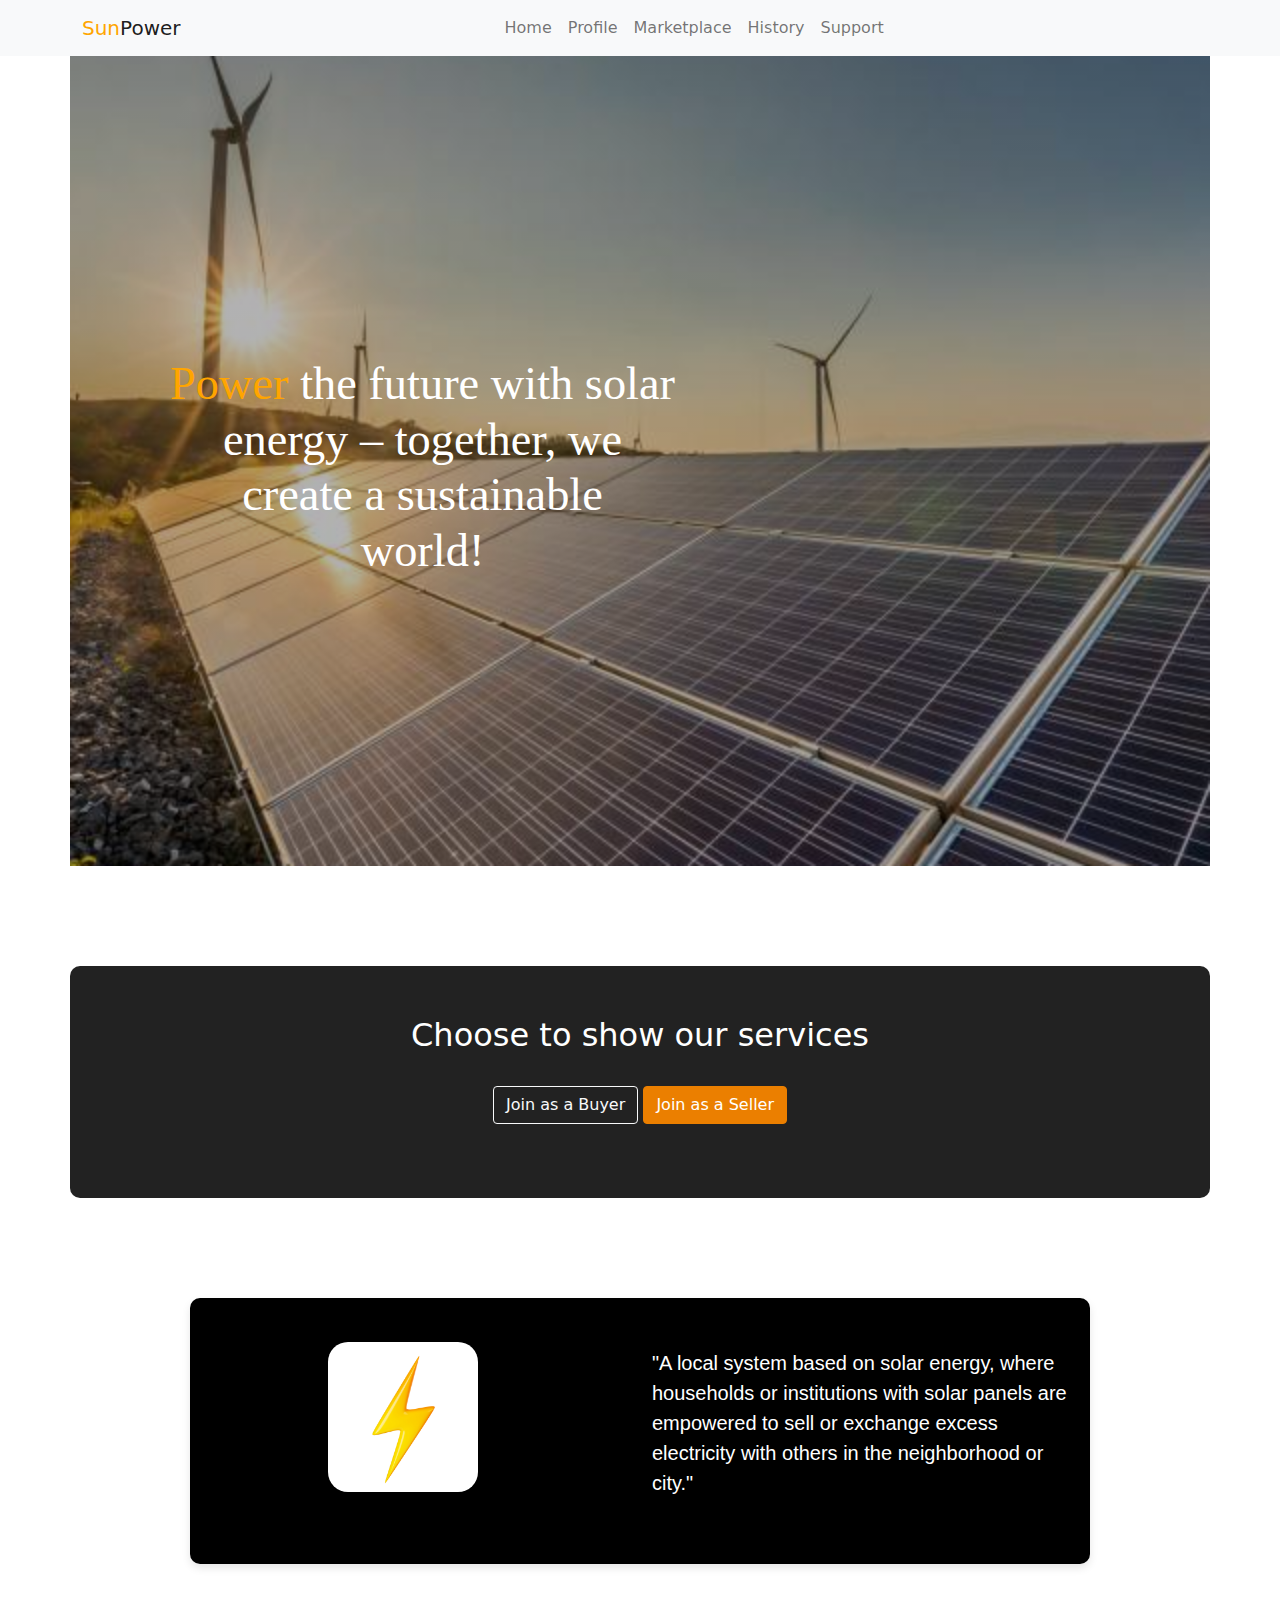
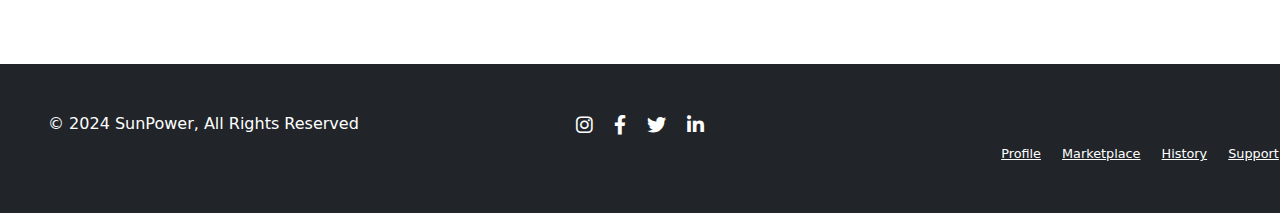
<file: index.html>
<!DOCTYPE html>
<html lang="en">
  <head>
    <meta charset="UTF-8" />
    <meta name="viewport" content="width=device-width, initial-scale=1.0" />
    <title>SunPower</title>
    <link rel="stylesheet" href="css/bootstrap.css" />
    <link rel="stylesheet" href="style.css" />
    <link
      rel="stylesheet"
      href="https://cdnjs.cloudflare.com/ajax/libs/font-awesome/6.0.0-beta3/css/all.min.css"
    />

    <style>
      .social-links a {
        color: white !important;
        font-size: 1.2rem;
        margin: 0 10px;
        transition: color 0.3s ease;
      }

      .social-links a:hover {
        color: #eb7f00;
      }

      .footer-links a {
        color: white !important;
        margin: 0 10px;
        font-size: 0.8rem;
        transition: color 0.3s ease;
        position: relative;
        left: 500px;
      }

      .footer-links a:hover {
        color: #eb7f00;
      }

      .custom-button {
        color: white;
        background-color: #eb7f00;
        border-color: #eb7f00;
        transition: background-color 0.3s ease, border-color 0.3s ease;
      }

      .custom-button:hover {
        background-color: #c56f00;
        border-color: #c56f00;
      }

      header {
        text-align: center;
        padding: 50px 20px;
      }

      header h1 {
        font-size: 2rem;
      }

      .container1 {
        text-align: center;
        padding: 50px 20px;
      }

      .container2 {
        padding: 50px 20px;
      }

      @media (min-width: 768px) {
        header {
          width: 100%;
          color: black;
        }

        header h1 {
          font-size: 2.9rem;
        }
      }

      @media (max-width: 480px) {
        #navbarNav {
          color: #000;
        }

        header {
          height: 500px;
          color: black;
        }

        header h1 {
          position: relative;
          left: 10px;
          top: 100px;
          font-size: 40px;
        }

        #linkes {
          position: relative;
          left: -500px;
        }

        .copy {
          margin-top: 100px;
        }
        li {
          margin-left: -300px;
        }
        .footer-links a {
          position: relative;
          left: -700px;
        }

        nav.navbar .navbar-brand,
        nav.navbar .navbar-nav .nav-link {
          color: rgb(0, 0, 0) !important;
        }
        ul {
          text-align: center;
        }
      }

      nav.navbar {
        position: relative;
        z-index: 1000;
      }
      nav.nav-item {
        color: #000;
      }
    </style>
  </head>

  <body>
    <div class="container">
      <div class="row">
        <div class="col-12 col-md-6 col-lg-4"></div>
        <div class="col-12 col-md-6 col-lg-4"></div>
        <div class="col-12 col-md-6 col-lg-4"></div>
      </div>
    </div>

    <nav class="navbar navbar-expand-lg navbar-light bg-light">
      <div class="container">
        <a href="index.html" class="navbar-brand">
          <span class="Sun">Sun</span>Power</a
        >
        <button
          class="navbar-toggler"
          type="button"
          data-bs-toggle="collapse"
          data-bs-target="#navbarNav"
          aria-controls="navbarNav"
          aria-expanded="false"
          aria-label="Toggle navigation"
        >
          <span class="navbar-toggler-icon"></span>
        </button>
        <div class="collapse navbar-collapse" id="navbarNav">
          <ul class="navbar-nav overlay-box">
            <li class="nav-item">
              <a class="nav-link" href="index.html">Home</a>
            </li>
            <li class="nav-item">
              <a class="nav-link" href="Profile.html">Profile</a>
            </li>
            <li class="nav-item">
              <a class="nav-link" href="Marketplace.html">Marketplace</a>
            </li>
            <li class="nav-item">
              <a class="nav-link" href="History.html">History</a>
            </li>
            <li class="nav-item">
              <a class="nav-link" href="Support.html">Support</a>
            </li>
          </ul>
        </div>
      </div>
    </nav>

    <header class="container">
      <h1>
        <span>Power</span> the future with solar<br />
        energy – together, we <br />create a sustainable<br />
        world!
      </h1>
    </header>

    <div class="container container1">
      <h2>Choose to show our services</h2>
      <div class="d-grid gap-2 d-md-block p-4">
        <a href="login.html" class="btn btn-outline-light">Join as a Buyer</a>
        <a href="Seller_account.html" class="btn custom-button"
          >Join as a Seller</a
        >
      </div>
    </div>

    <div class="container container2">
      <div class="row align-items-center">
        <div class="col-md-6 text-center">
          <img id="icn" src="img/2.jpeg" alt="Solar Energy" class="img-fluid" />
        </div>
        <div class="col-md-6 text-center text-md-start">
          <p class="A">
            "A local system based on solar energy, where households or
            institutions with solar panels are empowered to sell or exchange
            excess electricity with others in the neighborhood or city."
          </p>
        </div>
      </div>
    </div>

    <footer class="bg-dark text-white py-3 mt-4 text-center p-lg-5 mt-lg-5">
      <p class="copy">&copy; 2024 SunPower, All Rights Reserved</p>
      <div class="social-links">
        <a href="#" class="text-white mx-2"><i class="fab fa-instagram"></i></a>
        <a href="https://www.facebook.com/" class="text-white mx-2"
          ><i class="fab fa-facebook-f"></i
        ></a>
        <a href="#" class="text-white mx-2"><i class="fab fa-twitter"></i></a>
        <a href="#" class="text-white mx-2"
          ><i class="fab fa-linkedin-in"></i
        ></a>
      </div>
      <div id="linkes" class="footer-links">
        <a href="#" class="text-white mx-2">Profile</a>
        <a href="#" class="text-white mx-2">Marketplace</a>
        <a href="#" class="text-white mx-2">History</a>
        <a href="#" class="text-white mx-2">Support</a>
      </div>
    </footer>

    <script src="js/bootstrap.js"></script>
    <script src="js/popper.min.js"></script>
    <script src="js/jquery-3.7.1.js"></script>
  </body>
</html>
</file>
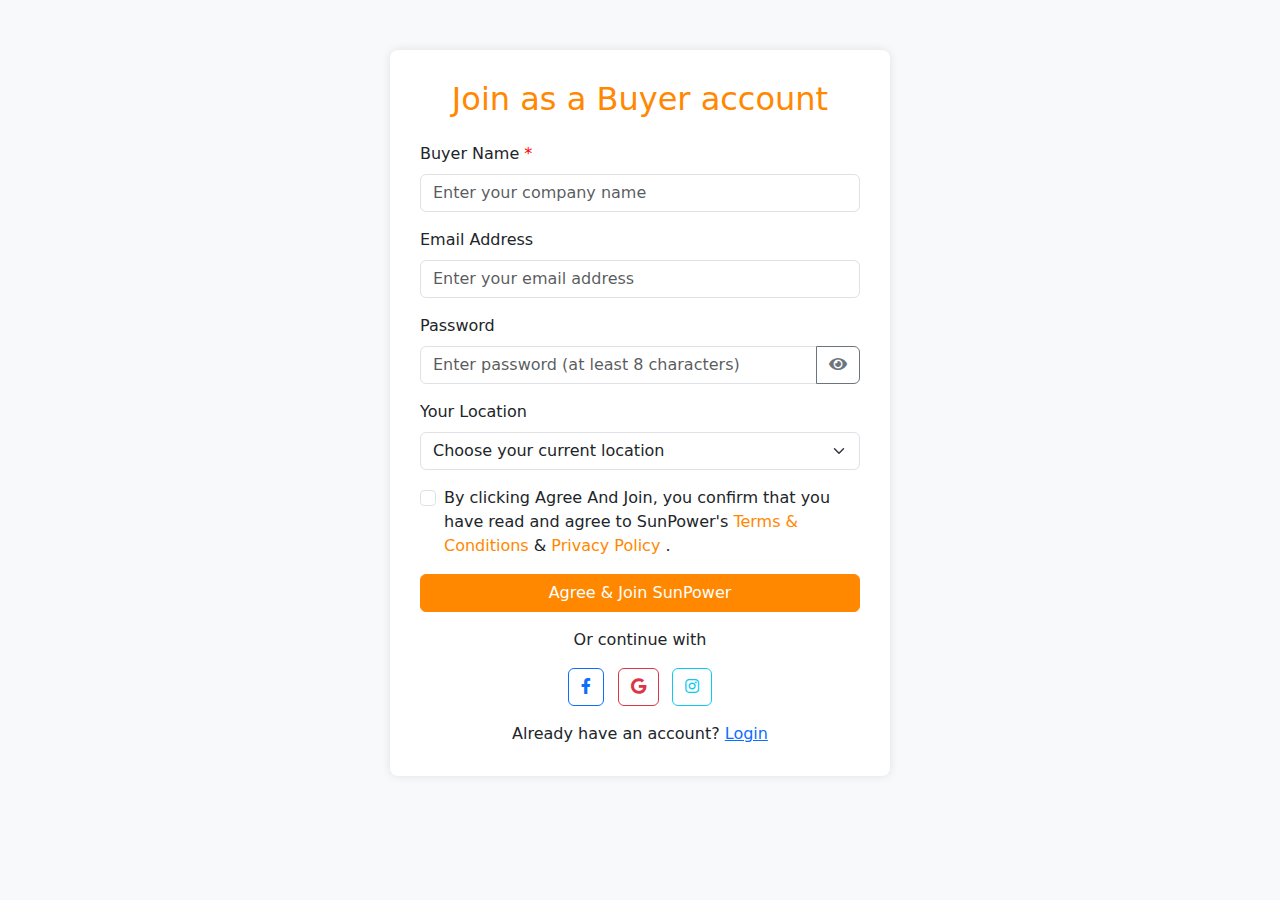
<file: Buyer_account.html>
<!DOCTYPE html>
<html lang="en">
<head>
    <meta charset="UTF-8">
    <meta name="viewport" content="width=device-width, initial-scale=1.0">
    <title>Join as a Buyer Account</title>
    <link href="https://cdn.jsdelivr.net/npm/bootstrap@5.3.0/dist/css/bootstrap.min.css" rel="stylesheet">
    <link rel="stylesheet" href="https://cdnjs.cloudflare.com/ajax/libs/font-awesome/5.15.3/css/all.min.css">
    <style>
        body {
            background-color: #f8f9fa;
        }
        .form-container {
            max-width: 500px;
            margin: 50px auto;
            background-color: #fff;
            padding: 30px;
            border-radius: 8px;
            box-shadow: 0 0 10px rgba(0, 0, 0, 0.1);
        }
        .btn-primary {
            background-color: #ff8800;
            border-color: #ff8800;
        }
        .btn-primary:hover {
            background-color: #e67e00;
            border-color: #e67e00;
        }
        .terms-link, .privacy-link {
            color: #ff8800;
            text-decoration: none;
        }
        .terms-link:hover, .privacy-link:hover {
            text-decoration: underline;
        }
        .required::after {
            content: '*';
            color: red;
            margin-left: 5px;
        }
        .error-message {
            color: red;
            font-size: 0.8em;
            margin-top: 5px;
        }
    </style>
</head>
<body>
    <div class="container">
        <div class="form-container">
            <h2 class="text-center mb-4" style="color: #ff8800;">Join as a Buyer account</h2>
            <form id="buyerForm">
                <div class="mb-3">
                    <label for="buyerName" class="form-label required">Buyer Name</label>
                    <input type="text" class="form-control" id="buyerName" placeholder="Enter your company name">
                    <div id="buyerNameError" class="error-message"></div>
                </div>
                <div class="mb-3">
                    <label for="emailAddress" class="form-label">Email Address</label>
                    <input type="email" class="form-control" id="emailAddress" placeholder="Enter your email address">
                    <div id="emailError" class="error-message"></div>
                </div>
                <div class="mb-3">
                    <label for="password" class="form-label">Password</label>
                    <div class="input-group">
                        <input type="password" class="form-control" id="password" placeholder="Enter password (at least 8 characters)">
                        <button class="btn btn-outline-secondary" type="button" id="togglePassword">
                            <i class="fas fa-eye"></i>
                        </button>
                    </div>
                    <div id="passwordError" class="error-message"></div>
                </div>
                <div class="mb-3">
                    <label for="location" class="form-label">Your Location</label>
                    <select class="form-select" id="location">
                        <option value="">Choose your current location</option>
                        <option value="location1">Location 1</option>
                        <option value="location2">Location 2</option>
                        <option value="location3">Location 3</option>
                    </select>
                    <div id="locationError" class="error-message"></div>
                </div>
                <div class="mb-3 form-check">
                    <input type="checkbox" class="form-check-input" id="terms">
                    <label class="form-check-label" for="terms">
                        By clicking Agree And Join, you confirm that you have read and agree to
                        SunPower's
                        <a href="#" class="terms-link">Terms & Conditions</a>
                        &
                        <a href="#" class="privacy-link">Privacy Policy</a>
                        .
                    </label>
                    <div id="termsError" class="error-message"></div>
                </div>
                <button type="submit" class="btn btn-primary btn-block w-100">Agree & Join SunPower</button>
                <div class="text-center mt-3">
                    Or continue with
                </div>
                <div class="text-center mt-3">
                    <a href="#" class="btn btn-outline-primary mx-1"><i class="fab fa-facebook-f"></i></a>
                    <a href="#" class="btn btn-outline-danger mx-1"><i class="fab fa-google"></i></a>
                    <a href="#" class="btn btn-outline-info mx-1"><i class="fab fa-instagram"></i></a>
                </div>
                <div class="text-center mt-3">
                    Already have an account? <a href="login.html">Login</a>
                </div>
            </form>
        </div>
    </div>
    <script src="https://cdn.jsdelivr.net/npm/bootstrap@5.3.0/dist/js/bootstrap.bundle.min.js"></script>
    <script>
        // 1. إظهار/إخفاء كلمة المرور
        document.getElementById('togglePassword').addEventListener('click', function() {
            // الحصول على حقل كلمة المرور
            const passwordInput = document.getElementById('password');
            // الحصول على نوع حقل كلمة المرور (password أو text)
            const passwordType = passwordInput.getAttribute('type');
    
            // إذا كان نوع الحقل password (مخفي)
            if (passwordType === 'password') {
                // غير نوع الحقل إلى text (إظهار)
                passwordInput.setAttribute('type', 'text');
                // غير أيقونة الزر إلى عين مشطوبة (إشارة للإخفاء)
                this.innerHTML = '<i class="fas fa-eye-slash"></i>';
            } else { // إذا كان نوع الحقل text (مظهر)
                // غير نوع الحقل إلى password (إخفاء)
                passwordInput.setAttribute('type', 'password');
                // غير أيقونة الزر إلى عين (إشارة للإظهار)
                this.innerHTML = '<i class="fas fa-eye"></i>';
            }
        });
    
        // 2. التحقق من صحة نموذج تسجيل مشتري (buyerForm)
        document.getElementById('buyerForm').addEventListener('submit', function(event) {
            // منع إرسال النموذج الافتراضي (منع إعادة تحميل الصفحة)
            event.preventDefault();
    
            // الحصول على قيم الحقول المختلفة
            const buyerName = document.getElementById('buyerName').value; // اسم المشتري
            const email = document.getElementById('emailAddress').value; // البريد الإلكتروني
            const password = document.getElementById('password').value; // كلمة المرور
            const location = document.getElementById('location').value; // الموقع
            const terms = document.getElementById('terms').checked; // الموافقة على الشروط
    
            // الحصول على عناصر عرض رسائل الخطأ
            const buyerNameError = document.getElementById('buyerNameError'); // خطأ اسم المشتري
            const emailError = document.getElementById('emailError'); // خطأ البريد الإلكتروني
            const passwordError = document.getElementById('passwordError'); // خطأ كلمة المرور
            const locationError = document.getElementById('locationError'); // خطأ الموقع
            const termsError = document.getElementById('termsError'); // خطأ الشروط
    
            // مسح رسائل الخطأ السابقة
            buyerNameError.textContent = '';
            emailError.textContent = '';
            passwordError.textContent = '';
            locationError.textContent = '';
            termsError.textContent = '';
    
            // متغير لتتبع ما إذا كانت البيانات صحيحة
            let isValid = true;
    
            // التحقق من اسم المشتري
            if (!buyerName) { // إذا كان اسم المشتري فارغًا
                buyerNameError.textContent = 'Buyer name is required.'; // عرض رسالة خطأ
                isValid = false; // البيانات غير صحيحة
            }
    
            // التحقق من البريد الإلكتروني
            if (email && !isValidEmail(email)) { // إذا كان البريد الإلكتروني غير صالح
                emailError.textContent = 'Invalid email format.'; // عرض رسالة خطأ
                isValid = false; // البيانات غير صحيحة
            }
    
            // التحقق من كلمة المرور
            if (!password || password.length < 8) { // إذا كانت كلمة المرور فارغة أو أقل من 8 أحرف
                passwordError.textContent = 'Password must be at least 8 characters.'; // عرض رسالة خطأ
                isValid = false; // البيانات غير صحيحة
            }
    
            // التحقق من الموقع
            if (!location) { // إذا لم يتم اختيار موقع
                locationError.textContent = 'Please choose a location.'; // عرض رسالة خطأ
                isValid = false; // البيانات غير صحيحة
            }
    
            // التحقق من الموافقة على الشروط
            if (!terms) { // إذا لم يتم الموافقة على الشروط
                termsError.textContent = 'Please agree to the terms and conditions.'; // عرض رسالة خطأ
                isValid = false; // البيانات غير صحيحة
            }
    
            // إذا كانت البيانات صحيحة
            if (isValid) {
                // توجيه المستخدم إلى صفحة Resend_Code.html
                window.location.href = "Resend_Code.html";
            }
        });
    
        // 3. التحقق من صحة تنسيق البريد الإلكتروني
        function isValidEmail(email) {
            // تعريف التعبير النمطي للبريد الإلكتروني
            const emailRegex = /^[^\s@]+@[^\s@]+\.[^\s@]+$/;
            // إرجاع true إذا كان البريد الإلكتروني يطابق التعبير النمطي، و false إذا لم يكن كذلك
            return emailRegex.test(email);
        }
    </script>
</body>
</html>
</file>
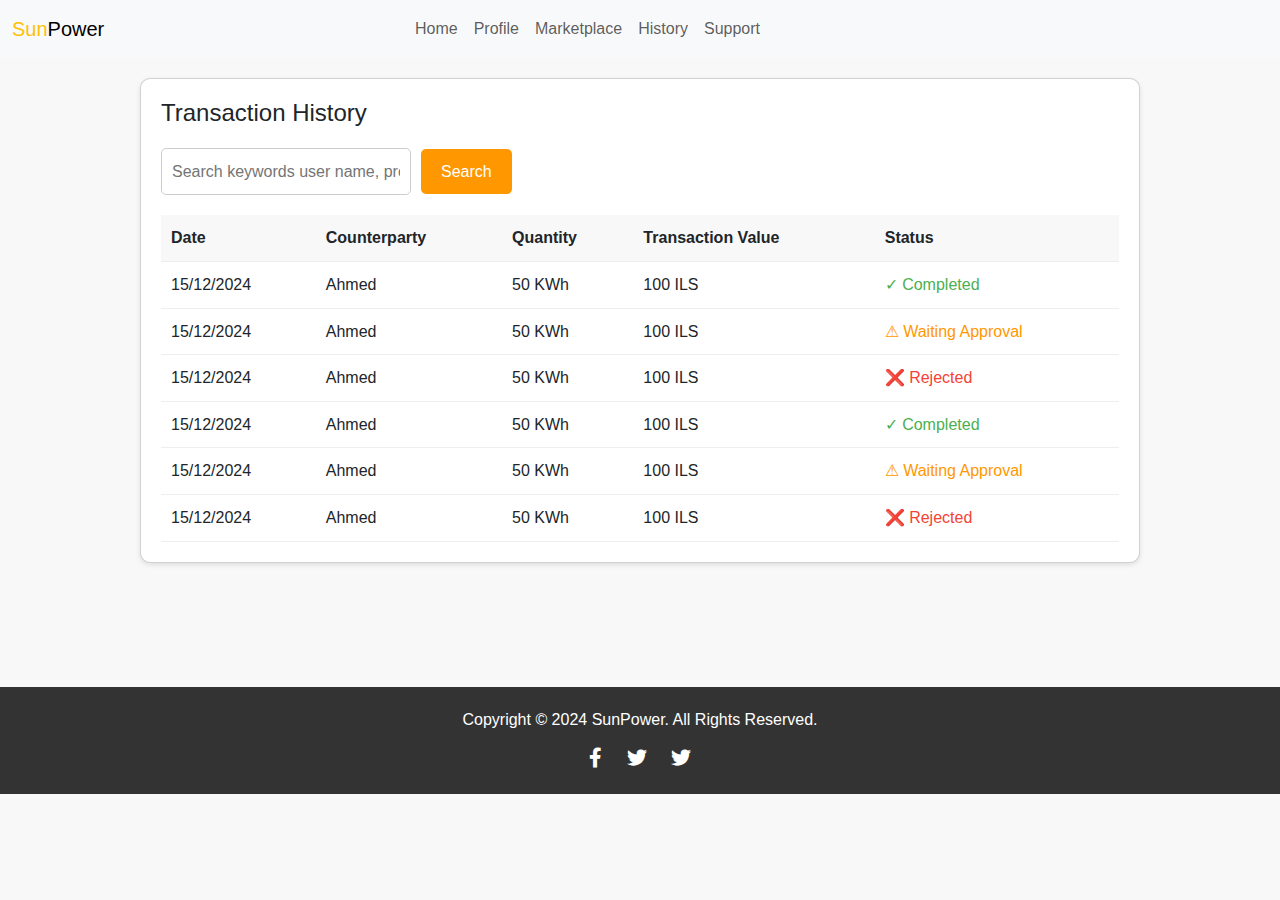
<file: History.html>
<!DOCTYPE html>
<html lang="en">
  <head>
    <meta charset="UTF-8" />
    <meta name="viewport" content="width=device-width, initial-scale=1.0" />
    <title>SunPower - Transaction History</title>
    <link
      rel="stylesheet"
      href="https://cdnjs.cloudflare.com/ajax/libs/font-awesome/6.0.0/css/all.min.css"
      integrity="sha512-9usAa10IRO0HhonpyAIVpjrylPvoDwiPUiKdWk5t3PyolY1cOd4DSE0Ga+ri4AuTroPR5aQvXU9xC6qOPnzFeg=="
      crossorigin="anonymous"
      referrerpolicy="no-referrer"
    />
    <link
      rel="stylesheet"
      href="https://cdn.jsdelivr.net/npm/bootstrap@5.3.0/dist/css/bootstrap.min.css"
    />
    <style>
      body {
        font-family: Arial, sans-serif;
        margin: 0;
        padding: 0;
        background-color: #f8f8f8;
        line-height: 1.6;
        color: #333;
      }
      .text-warning {
        color: #ffa500;
      }
      #navbarNav {
        position: relative;
        left: -500px;
      }
      a {
        text-decoration: none;
        color: #007bff;
      }
      .container {
        width: 80%;
        margin: 20px auto;
      }
      .card {
        background-color: #fff;
        border-radius: 10px;
        box-shadow: 0 2px 5px rgba(0, 0, 0, 0.1);
        margin-bottom: 20px;
        overflow: hidden;
      }
      .transaction-history {
        padding: 20px;
      }
      .transaction-history h2 {
        font-size: 24px;
        margin-bottom: 20px;
      }
      .transaction-history form {
        display: flex;
        align-items: center;
        margin-bottom: 20px;
      }
      .transaction-history input[type="text"] {
        padding: 10px;
        border: 1px solid #ccc;
        border-radius: 5px;
        width: 250px;
      }
      .transaction-history button {
        padding: 10px 20px;
        background-color: #ff9800;
        color: #fff;
        border: none;
        border-radius: 5px;
        cursor: pointer;
        margin-left: 10px;
      }
      .transaction-history table {
        width: 100%;
        border-collapse: collapse;
      }
      .transaction-history th,
      .transaction-history td {
        padding: 10px;
        text-align: left;
        border-bottom: 1px solid #eee;
      }
      .transaction-history th {
        background-color: #f8f8f8;
      }
      .transaction-history .completed {
        color: #4caf50;
      }
      .transaction-history .waiting-approval {
        color: #ff9800;
      }
      .transaction-history .rejected {
        color: #f44336;
      }
      .bottom-footer {
        background-color: #333;
        color: white;
        padding: 20px;
        text-align: center;
        margin-top: 124px;
      }
      .bottom-footer p {
        color: white;
        margin-bottom: 10px;
      }
      .bottom-footer .social-links a {
        color: white;
        margin: 0 10px;
        font-size: 20px;
      }
      .bottom-footer .footer-links a {
        color: white;
        margin: 0 10px;
        font-size: 14px;
      }
      @media (max-width: 480px) {
        .container {
          width: 95%;
        }
        .card {
          width: 100%;
        }
        .transaction-history form {
          flex-direction: column;
          align-items: stretch;
        }
        .transaction-history input[type="text"] {
          width: 100%;
          margin-bottom: 10px;
        }
        .transaction-history button {
          margin-left: 0;
        }
      }
    </style>
  </head>
  <body>
    <header>
      <nav class="navbar navbar-expand-lg navbar-light bg-light">
        <div class="container-fluid">
          <a class="navbar-brand" href="index.html"
            ><span class="text-warning">Sun</span>Power</a
          >
          <button
            class="navbar-toggler"
            type="button"
            data-bs-toggle="collapse"
            data-bs-target="#navbarNav"
            aria-controls="navbarNav"
            aria-expanded="false"
            aria-label="Toggle navigation"
          >
            <span class="navbar-toggler-icon"></span>
          </button>
          <div class="collapse navbar-collapse" id="navbarNav">
            <ul class="navbar-nav ms-auto">
              <li class="nav-item">
                <a class="nav-link" href="index.html">Home</a>
              </li>
              <li class="nav-item">
                <a class="nav-link" href="Profile.html">Profile</a>
              </li>
              <li class="nav-item">
                <a class="nav-link" href="Marketplace.html">Marketplace</a>
              </li>
              <li class="nav-item">
                <a class="nav-link" href="History.html">History</a>
              </li>
              <li class="nav-item">
                <a class="nav-link" href="Support.html">Support</a>
              </li>
            </ul>
          </div>
        </div>
      </nav>
    </header>

    <div class="container">
      <div class="card">
        <div class="transaction-history">
          <h2>Transaction History</h2>
          <form>
            <input
              type="text"
              placeholder="Search keywords user name, product"
            />
            <button type="submit">Search</button>
          </form>
          <table>
            <thead>
              <tr>
                <th>Date</th>
                <th>Counterparty</th>
                <th>Quantity</th>
                <th>Transaction Value</th>
                <th>Status</th>
              </tr>
            </thead>
            <tbody>
              <tr>
                <td>15/12/2024</td>
                <td>Ahmed</td>
                <td>50 KWh</td>
                <td>100 ILS</td>
                <td class="completed">✓ Completed</td>
              </tr>
              <tr>
                <td>15/12/2024</td>
                <td>Ahmed</td>
                <td>50 KWh</td>
                <td>100 ILS</td>
                <td class="waiting-approval">⚠ Waiting Approval</td>
              </tr>
              <tr>
                <td>15/12/2024</td>
                <td>Ahmed</td>
                <td>50 KWh</td>
                <td>100 ILS</td>
                <td class="rejected">❌ Rejected</td>
              </tr>
              <tr>
                <td>15/12/2024</td>
                <td>Ahmed</td>
                <td>50 KWh</td>
                <td>100 ILS</td>
                <td class="completed">✓ Completed</td>
              </tr>
              <tr>
                <td>15/12/2024</td>
                <td>Ahmed</td>
                <td>50 KWh</td>
                <td>100 ILS</td>
                <td class="waiting-approval">⚠ Waiting Approval</td>
              </tr>
              <tr>
                <td>15/12/2024</td>
                <td>Ahmed</td>
                <td>50 KWh</td>
                <td>100 ILS</td>
                <td class="rejected">❌ Rejected</td>
              </tr>
            </tbody>
          </table>
        </div>
      </div>
    </div>

    <div class="bottom-footer">
      <p>Copyright © 2024 SunPower. All Rights Reserved.</p>
      <div class="social-links">
        <a href="#"><i class="fab fa-facebook-f"></i></a>
        <a href="#"><i class="fab fa-twitter"></i></a>
        <a href="#"><i class="fab fa-twitter"></i></a>
      </div>
    </div>
  </body>
</html>
</file>
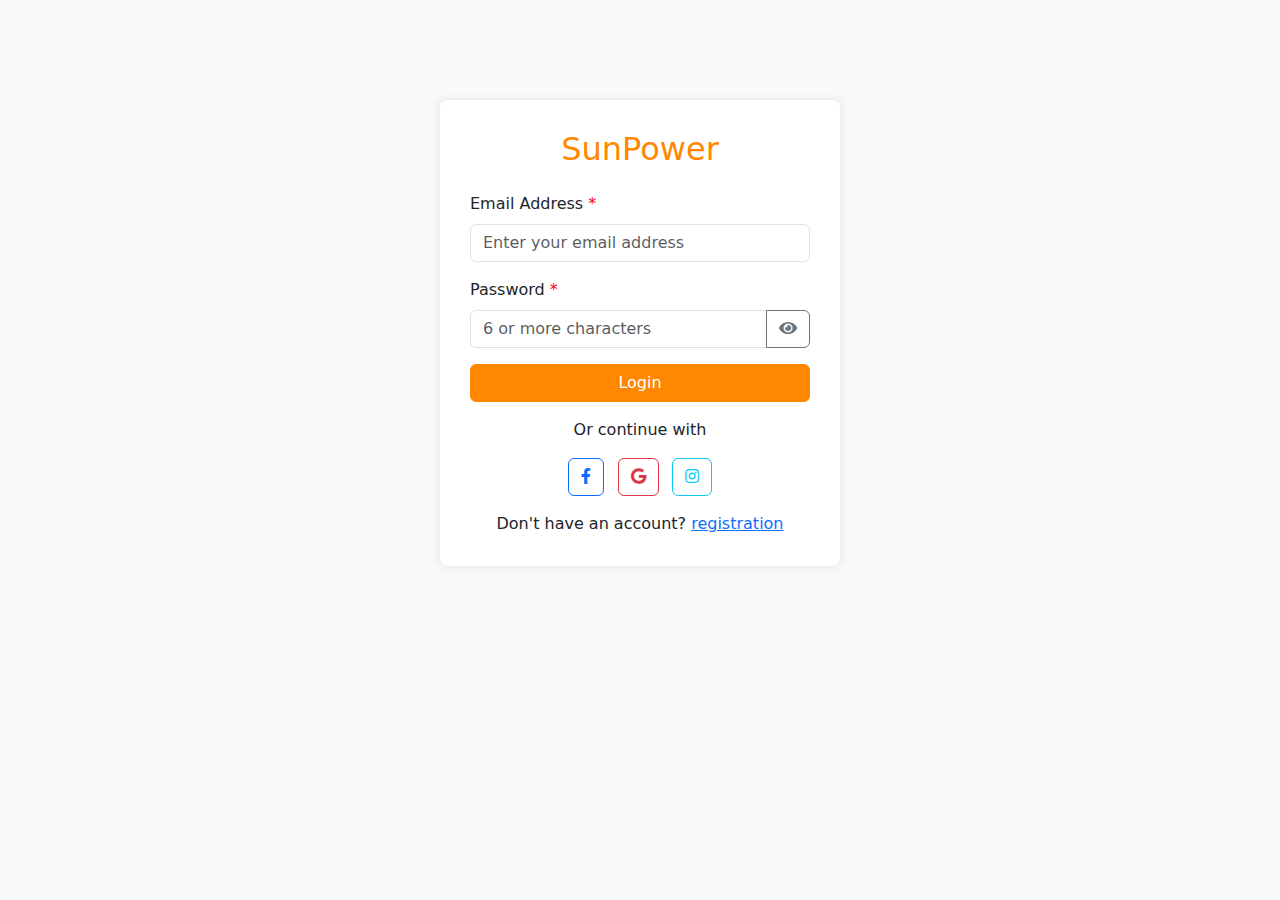
<file: login.html>
<!DOCTYPE html>
<html lang="en">
<head>
    <meta charset="UTF-8">
    <meta name="viewport" content="width=device-width, initial-scale=1.0">
    <title>Login</title>
    <link href="https://cdn.jsdelivr.net/npm/bootstrap@5.3.0/dist/css/bootstrap.min.css" rel="stylesheet">
    <link rel="stylesheet" href="https://cdnjs.cloudflare.com/ajax/libs/font-awesome/5.15.3/css/all.min.css">
    <style>
        body {
            background-color: #f8f9fa;
        }
        .form-container {
            max-width: 400px;
            margin: 100px auto;
            background-color: #fff;
            padding: 30px;
            border-radius: 8px;
            box-shadow: 0 0 10px rgba(0, 0, 0, 0.1);
        }
        .btn-primary {
            background-color: #ff8800;
            border-color: #ff8800;
        }
        .btn-primary:hover {
            background-color: #e67e00;
            border-color: #e67e00;
        }
        .required::after {
            content: '*';
            color: red;
            margin-left: 5px;
        }
        .error-message {
            color: red;
            font-size: 0.8em;
            margin-top: 5px;
        }
    </style>
</head>
<body>
    <div class="container">
        <div class="form-container">
            <h2 class="text-center mb-4" style="color: #ff8800;">SunPower</h2>
            <form id="loginForm">
                <div class="mb-3">
                    <label for="emailAddress" class="form-label required">Email Address</label>
                    <input type="email" class="form-control" id="emailAddress" placeholder="Enter your email address">
                    <div id="emailError" class="error-message"></div>
                </div>
                <div class="mb-3">
                    <label for="password" class="form-label required">Password</label>
                    <div class="input-group">
                        <input type="password" class="form-control" id="password" placeholder="6 or more characters">
                        <button class="btn btn-outline-secondary" type="button" id="togglePassword">
                            <i class="fas fa-eye"></i>
                        </button>
                    </div>
                    <div id="passwordError" class="error-message"></div>
                </div>
                <button type="submit" class="btn btn-primary btn-block w-100">Login</button>
                <div class="text-center mt-3">
                    Or continue with
                </div>
                <div class="text-center mt-3">
                    <a href="https://www.facebook.com/" class="btn btn-outline-primary mx-1"><i class="fab fa-facebook-f"></i></a>
                    <a href="https://www.google.com/" class="btn btn-outline-danger mx-1"><i class="fab fa-google"></i></a>
                    <a href="https://www.instagram.com" class="btn btn-outline-info mx-1"><i class="fab fa-instagram"></i></a>
                </div>
                <div class="text-center mt-3">
                    Don't have an account? <a href="Seller_account.html" class="">registration</a>
                </div>
            </form>
        </div>
    </div>
    <script src="https://cdn.jsdelivr.net/npm/bootstrap@5.3.0/dist/js/bootstrap.bundle.min.js"></script>
    <script>
        // 1. إظهار/إخفاء كلمة المرور
        document.getElementById('togglePassword').addEventListener('click', function() {
            // الحصول على حقل كلمة المرور
            const passwordInput = document.getElementById('password');
            // الحصول على نوع حقل كلمة المرور (password أو text)
            const passwordType = passwordInput.getAttribute('type');
    
            // إذا كان نوع الحقل password (مخفي)
            if (passwordType === 'password') {
                // غير نوع الحقل إلى text (إظهار)
                passwordInput.setAttribute('type', 'text');
                // غير أيقونة الزر إلى عين مشطوبة (إشارة للإخفاء)
                this.innerHTML = '<i class="fas fa-eye-slash"></i>';
            } else { // إذا كان نوع الحقل text (مظهر)
                // غير نوع الحقل إلى password (إخفاء)
                passwordInput.setAttribute('type', 'password');
                // غير أيقونة الزر إلى عين (إشارة للإظهار)
                this.innerHTML = '<i class="fas fa-eye"></i>';
            }
        });
    
        // 2. التحقق من صحة نموذج تسجيل الدخول
        document.getElementById('loginForm').addEventListener('submit', function(event) {
            // منع إرسال النموذج الافتراضي (منع إعادة تحميل الصفحة)
            event.preventDefault();
    
            // الحصول على قيم البريد الإلكتروني وكلمة المرور
            const email = document.getElementById('emailAddress').value;
            const password = document.getElementById('password').value;
    
            // الحصول على عناصر عرض رسائل الخطأ
            const emailError = document.getElementById('emailError');
            const passwordError = document.getElementById('passwordError');
    
            // مسح رسائل الخطأ السابقة
            emailError.textContent = '';
            passwordError.textContent = '';
    
            // متغير لتتبع ما إذا كانت البيانات صحيحة
            let isValid = true;
    
            // التحقق من البريد الإلكتروني
            if (!email) { // إذا كان البريد الإلكتروني فارغًا
                emailError.textContent = 'Email is required.'; // عرض رسالة خطأ
                isValid = false; // البيانات غير صحيحة
            } else if (!isValidEmail(email)) { // إذا كان البريد الإلكتروني غير صالح
                emailError.textContent = 'Invalid email format.'; // عرض رسالة خطأ
                isValid = false; // البيانات غير صحيحة
            }
    
            // التحقق من كلمة المرور
            if (!password) { // إذا كانت كلمة المرور فارغة
                passwordError.textContent = 'Password is required.'; // عرض رسالة خطأ
                isValid = false; // البيانات غير صحيحة
            } else if (password.length < 6) { // إذا كانت كلمة المرور أقل من 6 أحرف
                passwordError.textContent = 'Password must be at least 6 characters.'; // عرض رسالة خطأ
                isValid = false; // البيانات غير صحيحة
            }
    
            // إذا كانت البيانات صحيحة
            if (isValid) {
                // توجيه المستخدم إلى صفحة Welcome.html
                window.location.href = "Welcome.html";
                // هنا يمكنك إضافة منطق تسجيل الدخول الفعلي (مثل إرسال البيانات إلى الخادم)
                // في هذا المثال، سنقوم فقط بتوجيه المستخدم إلى صفحة أخرى إذا كانت البيانات صحيحة
            }
        });
    
        // 3. التحقق من صحة تنسيق البريد الإلكتروني
        function isValidEmail(email) {
            // تعريف التعبير النمطي للبريد الإلكتروني
            const emailRegex = /^[^\s@]+@[^\s@]+\.[^\s@]+$/;
            // إرجاع true إذا كان البريد الإلكتروني يطابق التعبير النمطي، و false إذا لم يكن كذلك
            return emailRegex.test(email);
        }
    </script>
</body>
</html>
</file>
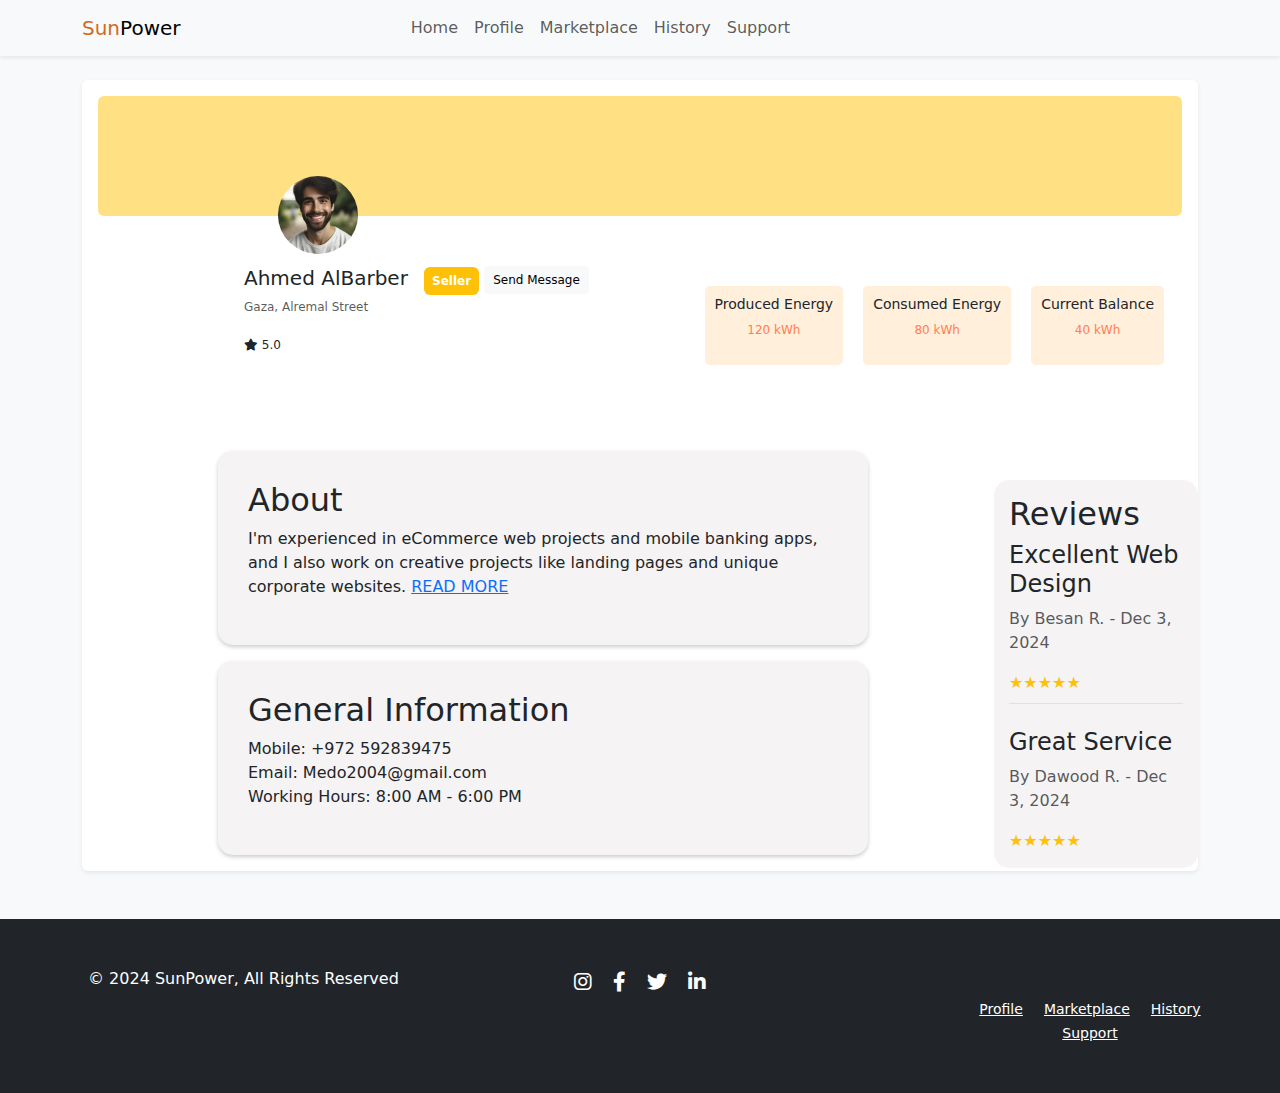
<file: Profile.html>
<!DOCTYPE html>
<html lang="en">
  <head>
    <meta charset="UTF-8" />
    <meta name="viewport" content="width=device-width, initial-scale=1.0" />
    <title>SunPower Profile</title>
    <link
      href="https://cdn.jsdelivr.net/npm/bootstrap@5.3.0/dist/css/bootstrap.min.css"
      rel="stylesheet"
    />
    <link
      rel="stylesheet"
      href="https://cdnjs.cloudflare.com/ajax/libs/font-awesome/6.0.0/css/all.min.css"
      integrity="sha512-9usAa10IRO0HhonpyAIVpjrylPvoDwiPUiKdWk5t3PyolY1cOd4DSE0Ga+ri4AuTroPR5aQvXU9xC6qOPnzFeg=="
      crossorigin="anonymous"
      referrerpolicy="no-referrer"
    />
    <style>
      body {
        background-color: #f8f9fa;
      }
      .navbar {
        box-shadow: 0 0.125rem 0.25rem rgba(0, 0, 0, 0.075);
      }
      .profile-section {
        background-color: #ffe082;
        height: 120px;
        width: 100%;
      }
      .stats-section {
        background-color: #fff9c4;
      }
      .card {
        box-shadow: 0 0.125rem 0.25rem rgba(0, 0, 0, 0.075);
        border: none;
      }
      .social-links a {
        color: white !important;
        font-size: 18px;
        margin: 0 8px;
      }
      .footer-links a {
        color: white !important;
        margin: 0 8px;
        font-size: 10px;
      }
      #img1 {
        width: 80px;
        position: relative;
        left: 180px;
        top: -110px;
      }
      #navbarNav {
        position: relative;
        right: 400px;
      }
      .Ahmed {
        margin: 50px;
      }
      .Sun {
        color: chocolate;
      }
      .but {
        margin-left: 180px;
        position: relative;
        top: -90px;
      }
      .box1 {
        background-color: #ffefdb;
        padding: 10px;
        border-radius: 5px;
        margin-left: 20px;
      }
      .profile-details-container {
        display: flex;
        align-items: center;
        justify-content: space-between;
        width: 100%;
      }
      .user-info {
        display: flex;
        align-items: center;
      }
      .stats-container {
        display: flex;
        justify-content: space-between;
        padding: 8px;
      }
      .stats-container div {
        text-align: center;
        margin: 0 10px;
      }
      .stats-container h3 {
        font-size: 14px;
      }
      .stats-container p {
        font-size: 12px;
        color: coral;
        font-weight: 500;
      }
      .Ahmed h2 {
        font-size: 20px;
      }
      .Ahmed p {
        font-size: 12px;
      }
      .Ahmed span {
        font-size: 12px;
      }
      .btn-sm {
        font-size: 12px;
      }
      .about-section,
      #general {
        background-color: #f5f3f3;
        padding: 30px;
        width: 60%;
        margin-left: 120px;
        border-radius: 15px;
        box-shadow: 0 0.125rem 0.25rem rgba(0, 0, 0, 0.2);
      }
      .reviews-section {
        position: absolute;
        top: 400px;
        left: 912px;
        background-color: #f5f3f3;
        padding: 15px;
        border-radius: 15px;
      }
      .foot_footer {
        margin-left: 900px;
      }
      .copy {
        position: absolute;
      }

      @media (max-width: 768px) {
        .navbar-nav {
          text-align: center;
        }
        #navbarNav {
          right: 0;
        }
        .user-info {
          margin-left: -70px;
        }
        .but {
          position: relative;
          left: 20px;
        }

        .profile-section {
          height: 100px;
        }
        #img1 {
          width: 60px;
          left: 210px;
          top: -120px;
        }

        .profile-details-container {
          flex-direction: column;
          align-items: center;
          text-align: center;
        }
        .stats-container {
          flex-direction: row;
          align-items: center;
          position: relative;
          left: -150px;
          top: -80px;
        }
        .box1 {
          margin-bottom: 10px;
          padding: 40px;
        }
        .about-section,
        #general {
          width: 90%;
          margin-left: 5%;
        }
        .reviews-section {
          position: relative;
          top: 8px;
          left: 0px;
          width: 100%;
        }
        .foot_footer {
          text-align: center;
          margin-left: 0;
          position: absolute;
          top: 1000px;
        }
      }

      @media (max-width: 480px) {
        #img1 {
          width: 50px;
        }
        .Ahmed h2 {
          font-size: 18px;
        }
        .stats-container h3 {
          font-size: 14px;
        }
        .stats-container p {
          font-size: 12px;
        }
        .review h4 {
          font-size: 14px;
        }
        .review p {
          font-size: 10px;
        }
      }
      .stats-container {
        display: flex;
        justify-content: space-between;
        align-items: center;
        padding: 8px;
      }

      .stats-container div {
        text-align: center;
        margin: 0 10px;
      }

      /* استجابة للشاشات الصغيرة */
      @media (max-width: 768px) {
        .stats-container {
          flex-direction: column; /* ترتيب العناصر عموديًا */
          align-items: center;
          margin-left: 300px; /* محاذاة العناصر في المنتصف */
        }

        .stats-container div {
          margin-bottom: 10px;
        }
      }
      footer {
        padding: 3rem 1rem;
        background-color: #343a40;
        color: white;
        text-align: center;
      }

      footer .social-links a {
        font-size: 20px;
        margin: 0 15px;
      }

      footer .foot_footer a {
        font-size: 14px;
        margin: 0 10px;
      }

      @media (max-width: 768px) {
        footer {
          padding: 2rem 1rem;
        }

        footer .social-links {
          display: flex;
          justify-content: center;
          margin-bottom: 1rem;
          margin-top: 50px;
        }

        footer .social-links a {
          font-size: 18px;
          margin-top: 10px;
        }

        footer .foot_footer {
          display: flex;
          justify-content: center;
          flex-wrap: wrap;
        }

        footer .foot_footer a {
          margin: 0 10px;
          font-size: 12px;
        }
      }
      footer .copy {
        margin-left: 40px;
      }

      @media (max-width: 480px) {
        footer {
          padding: 1.5rem 1rem;
        }

        footer .social-links a {
          font-size: 16px;
        }

        footer .foot_footer {
          display: block;
        }

        footer .foot_footer a {
          margin: 5px 0;
          font-size: 10px;
        }
      }
    </style>
  </head>
  <body>
    <nav class="navbar navbar-expand-lg navbar-light bg-light">
      <div class="container">
        <a href="index.html" class="navbar-brand">
          <span class="Sun">Sun</span>Power</a
        >
        <button
          class="navbar-toggler"
          type="button"
          data-bs-toggle="collapse"
          data-bs-target="#navbarNav"
        >
          <span class="navbar-toggler-icon"></span>
        </button>
        <div class="collapse navbar-collapse" id="navbarNav">
          <ul class="navbar-nav ms-auto">
            <li class="nav-item">
              <a class="nav-link" href="index.html">Home</a>
            </li>
            <li class="nav-item">
              <a class="nav-link" href="Profile.html">Profile</a>
            </li>
            <li class="nav-item">
              <a class="nav-link" href="Marketplace.html">Marketplace</a>
            </li>
            <li class="nav-item">
              <a class="nav-link" href="History.html">History</a>
            </li>
            <li class="nav-item">
              <a class="nav-link" href="Support.html">Support</a>
            </li>
          </ul>
        </div>
      </div>
    </nav>

    <div class="container mt-4">
      <div class="card">
        <div class="card-body">
          <section class="profile-section p-3 rounded"></section>
          <div class="profile-details-container">
            <div class="user-info">
              <img
                id="img1"
                src="img/man.png"
                class="rounded-circle me-3"
                alt="Profile Image"
              />
              <div class="Ahmed">
                <h2>Ahmed AlBarber</h2>
                <p class="text-muted">Gaza, Alremal Street</p>
                <span><i class="fas fa-star"></i> 5.0</span>
                <div class="but">
                  <span class="badge bg-warning text-white p-2">Seller</span>
                  <a href="Messages.html"
                    ><button class="btn btn-sm btn-light">
                      Send Message
                    </button></a
                  >
                </div>
              </div>
            </div>
            <div class="stats-container d-flex">
              <div class="box1">
                <h3>Produced Energy</h3>
                <p>120 kWh</p>
              </div>
              <div class="box1">
                <h3>Consumed Energy</h3>
                <p>80 kWh</p>
              </div>
              <div class="box1">
                <h3>Current Balance</h3>
                <p>40 kWh</p>
              </div>
            </div>
          </div>

          <section class="about-section mt-3">
            <h2>About</h2>
            <p>
              I'm experienced in eCommerce web projects and mobile banking apps,
              and I also work on creative projects like landing pages and unique
              corporate websites. <a href="#">READ MORE</a>
            </p>
          </section>

          <section id="general" class="general-info-section mt-3">
            <h2>General Information</h2>
            <ul class="list-unstyled">
              <li>Mobile: +972 592839475</li>
              <li>Email: Medo2004@gmail.com</li>
              <li>Working Hours: 8:00 AM - 6:00 PM</li>
            </ul>
          </section>

          <section id="reviews-section" class="reviews-section">
            <h2>Reviews</h2>
            <div class="review border-bottom pb-2">
              <h4>Excellent Web Design</h4>
              <p class="text-muted">By Besan R. - Dec 3, 2024</p>
              <div class="stars text-warning">★★★★★</div>
            </div>
            <div class="review pt-2 mt-lg-3">
              <h4>Great Service</h4>
              <p class="text-muted">By Dawood R. - Dec 3, 2024</p>
              <div class="stars text-warning">★★★★★</div>
            </div>
          </section>
        </div>
      </div>
    </div>
    <footer class="bg-dark text-white py-3 mt-4 text-center p-lg-5 mt-lg-5">
      <p class="copy">&copy; 2024 SunPower, All Rights Reserved</p>
      <div class="social-links">
        <a href="#" class="text-white mx-2"><i class="fab fa-instagram"></i></a>
        <a href="https://www.facebook.com/" class="text-white mx-2"
          ><i class="fab fa-facebook-f"></i
        ></a>
        <a href="#" class="text-white mx-2"><i class="fab fa-twitter"></i></a>
        <a href="#" class="text-white mx-2"
          ><i class="fab fa-linkedin-in"></i
        ></a>
      </div>
      <div class="foot_footer">
        <a href="#" class="text-white mx-2">Profile</a>
        <a href="#" class="text-white mx-2">Marketplace</a>
        <a href="#" class="text-white mx-2">History</a>
        <a href="#" class="text-white mx-2">Support</a>
      </div>
    </footer>

    <script src="https://cdn.jsdelivr.net/npm/bootstrap@5.3.0/dist/js/bootstrap.bundle.min.js"></script>
  </body>
</html>
</file>
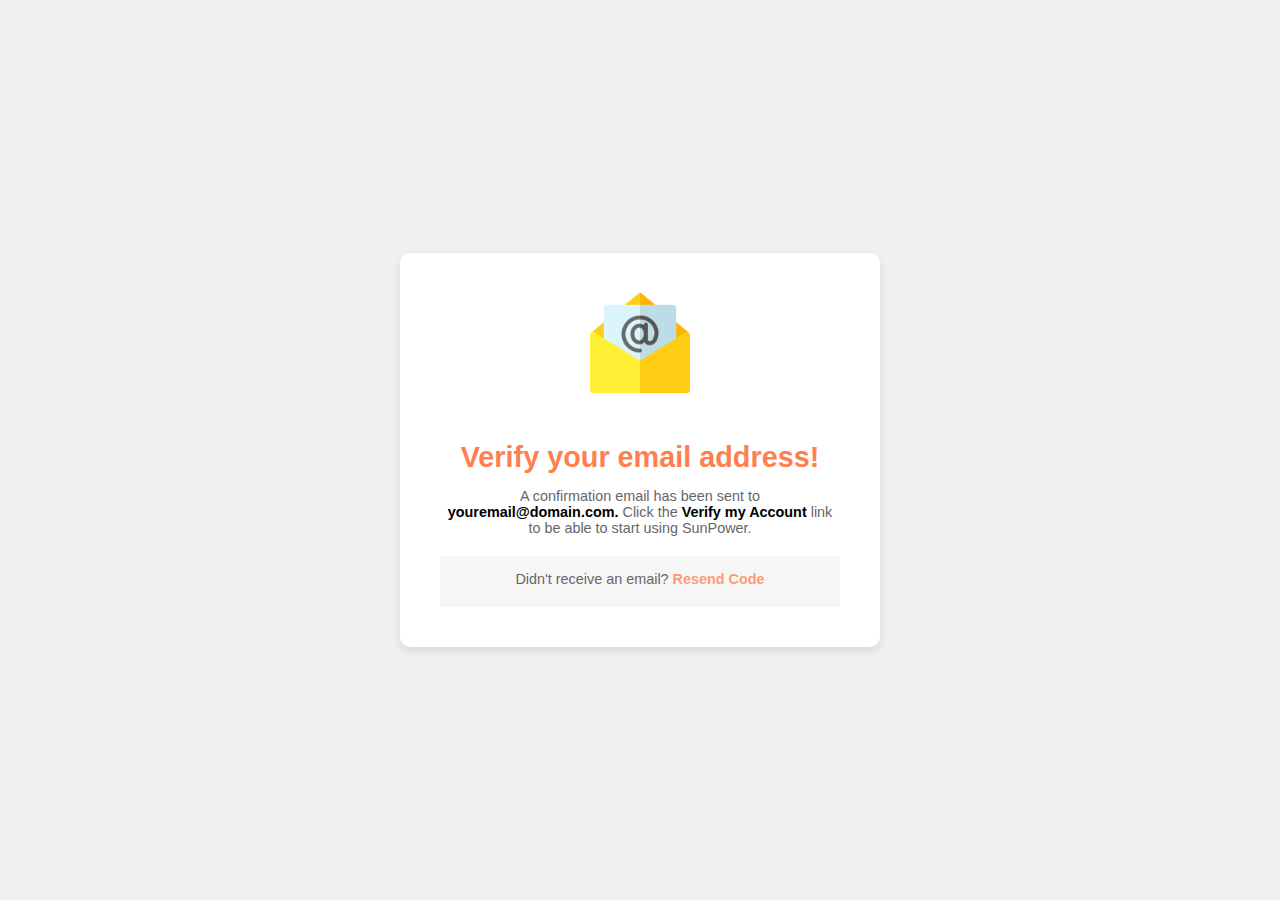
<file: Resend_Code.html>
<!DOCTYPE html>
<html lang="en">
<head>
    <meta charset="UTF-8">
    <meta name="viewport" content="width=device-width, initial-scale=1.0">
    <title>Verify Your Email Address</title>
    <style>
        body {
            background-color: #f0f0f0; /* Light gray background */
            display: flex;
            justify-content: center;
            align-items: center;
            height: 100vh;
            margin: 0;
            font-family: sans-serif;
        }

        .verify-box {
            background-color: white;
            padding: 40px;
            border-radius: 10px;
            box-shadow: 0 4px 8px rgba(0, 0, 0, 0.1);
            text-align: center;
            max-width: 400px;
        }

        .verify-box img {
            max-width: 100px;
            margin-bottom: 20px;
        }

        .verify-box h2 {
            font-size: 1.8em;
            margin-bottom: 10px;
        }

        .verify-box p {
            color: #666;
            margin-bottom: 20px;
            font-size: 0.9em;
        }

        .resend-link {
            color:rgb(255, 155, 118);
            text-decoration: none;
            font-weight: bold;
        }
        .email{
            color: coral;
        }
        .ee{
            color: black;
            font-weight:600;
        }
        .Resend_Code{
            background-color: #f7f6f6;
            padding: 0.1px;
        }
    </style>
</head>
<body>
    <div class="verify-box">
        <img src="img/email (1).png" alt="Mailbox"> 
        <h2 class="email">Verify your email address!</h2>
        <p>A confirmation email has been sent to <span class="ee"> youremail@domain.com.</span> Click the <span class="ee">Verify my Account</span> link to be able to start using SunPower.</p>
        <div class="Resend_Code">
            <p>Didn't receive an email? <a href="#" class="resend-link">Resend Code</a></p>


        </div>
    </div>
</body>
</html>
</file>
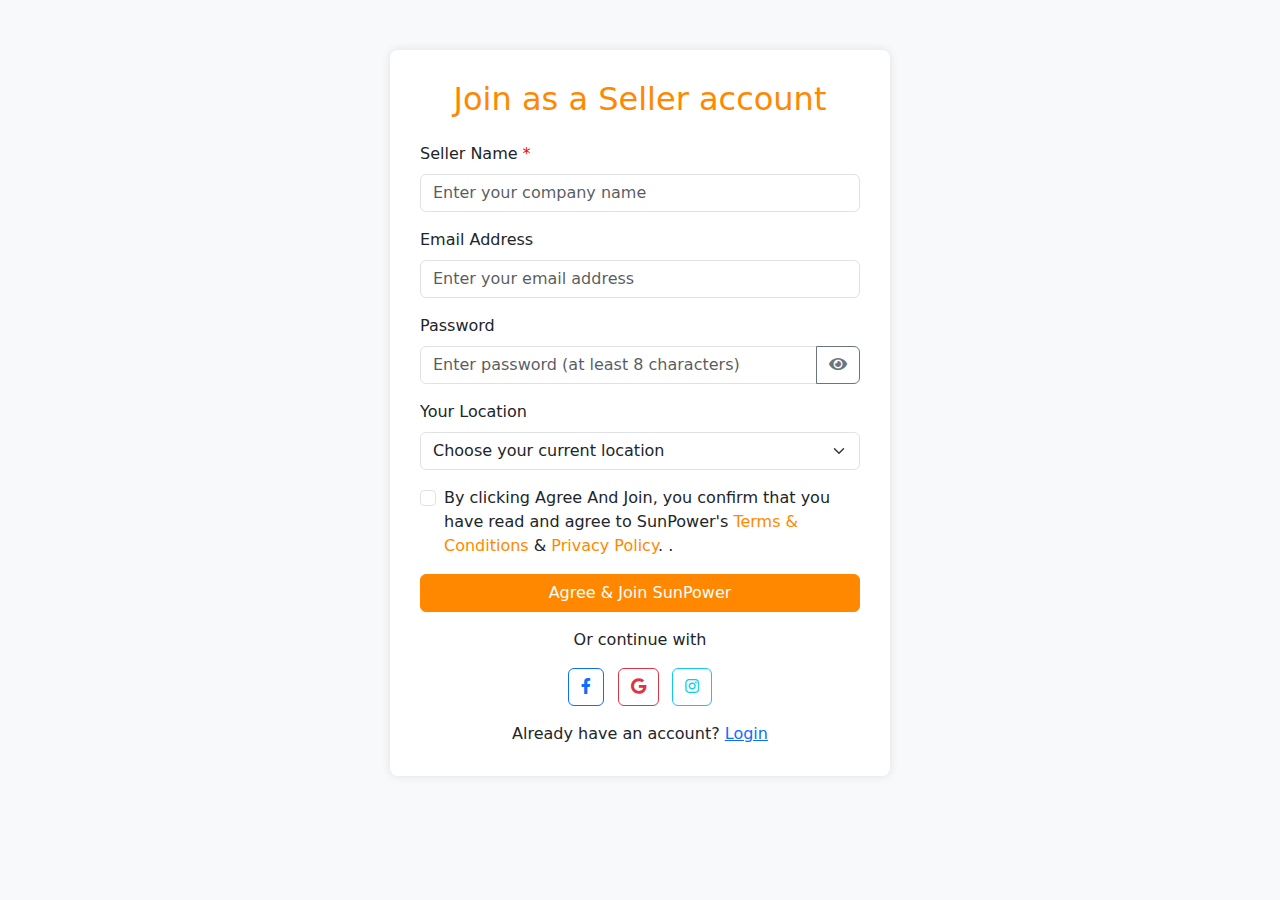
<file: Seller_account.html>
<!DOCTYPE html>
<html lang="en">
<head>
    <meta charset="UTF-8">
    <meta name="viewport" content="width=device-width, initial-scale=1.0">
    <title>Join as a Seller Account</title>
    <link href="https://cdn.jsdelivr.net/npm/bootstrap@5.3.0/dist/css/bootstrap.min.css" rel="stylesheet">
    <link rel="stylesheet" href="https://cdnjs.cloudflare.com/ajax/libs/font-awesome/5.15.3/css/all.min.css">
    <style>
        body {
            background-color: #f8f9fa;
        }
        .form-container {
            max-width: 500px;
            margin: 50px auto;
            background-color: #fff;
            padding: 30px;
            border-radius: 8px;
            box-shadow: 0 0 10px rgba(0, 0, 0, 0.1);
        }
        .btn-primary {
            background-color: #ff8800;
            border-color: #ff8800;
        }
        .btn-primary:hover {
            background-color: #e67e00;
            border-color: #e67e00;
        }
        .terms-link, .privacy-link {
            color: #ff8800;
            text-decoration: none;
        }
        .terms-link:hover, .privacy-link:hover {
            text-decoration: underline;
        }
        .required::after {
            content: '*';
            color: red;
            margin-left: 5px;
        }
        .error-message {
            color: red;
            font-size: 0.8em;
            margin-top: 5px;
        }
    </style>
</head>
<body>
    <div class="container">
        <div class="form-container">
            <h2 class="text-center mb-4" style="color: #ff8800;">Join as a Seller account</h2>
            <form id="sellerForm">
                <div class="mb-3">
                    <label for="sellerName" class="form-label required">Seller Name</label>
                    <input type="text" class="form-control" id="sellerName" placeholder="Enter your company name">
                    <div id="sellerNameError" class="error-message"></div>
                </div>
                <div class="mb-3">
                    <label for="emailAddress" class="form-label">Email Address</label>
                    <input type="email" class="form-control" id="emailAddress" placeholder="Enter your email address">
                    <div id="emailError" class="error-message"></div>
                </div>
                <div class="mb-3">
                    <label for="password" class="form-label">Password</label>
                    <div class="input-group">
                        <input type="password" class="form-control" id="password" placeholder="Enter password (at least 8 characters)">
                        <button class="btn btn-outline-secondary" type="button" id="togglePassword">
                            <i class="fas fa-eye"></i>
                        </button>
                    </div>
                    <div id="passwordError" class="error-message"></div>
                </div>
                <div class="mb-3">
                    <label for="location" class="form-label">Your Location</label>
                    <select class="form-select" id="location">
                        <option value="">Choose your current location</option>
                        <option value="location1">Location 1</option>
                        <option value="location2">Location 2</option>
                        <option value="location3">Location 3</option>
                    </select>
                    <div id="locationError" class="error-message"></div>
                </div>
                <div class="mb-3 form-check">
                    <input type="checkbox" class="form-check-input" id="terms">
                    <label class="form-check-label" for="terms">
                        By clicking Agree And Join, you confirm that you have read and agree to
                        SunPower's
                        <a href="#" class="terms-link">Terms & Conditions</a>
                        &
                        <a href="#" class="privacy-link">Privacy Policy</a>.
                        .
                    </label>
                    <div id="termsError" class="error-message"></div>
                </div>
                <button type="submit" class="btn btn-primary btn-block w-100">Agree & Join SunPower</button>
                <div class="text-center mt-3">
                    Or continue with
                </div>
                <div class="text-center mt-3">
                    <a href="#" class="btn btn-outline-primary mx-1"><i class="fab fa-facebook-f"></i></a>
                    <a href="#" class="btn btn-outline-danger mx-1"><i class="fab fa-google"></i></a>
                    <a href="#" class="btn btn-outline-info mx-1"><i class="fab fa-instagram"></i></a>
                </div>
                <div class="text-center mt-3">
                    Already have an account? <a href="login.html">Login</a>
                </div>
            </form>
        </div>
    </div>
    <script src="https://cdn.jsdelivr.net/npm/bootstrap@5.3.0/dist/js/bootstrap.bundle.min.js"></script>
    <script>
        document.getElementById('togglePassword').addEventListener('click', function() {
            const passwordInput = document.getElementById('password');
            const passwordType = passwordInput.getAttribute('type');
            if (passwordType === 'password') {
                passwordInput.setAttribute('type', 'text');
                this.innerHTML = '<i class="fas fa-eye-slash"></i>';
            } else {
                passwordInput.setAttribute('type', 'password');
                this.innerHTML = '<i class="fas fa-eye"></i>';
            }
        });

        document.getElementById('sellerForm').addEventListener('submit', function(event) {
            event.preventDefault();

            const sellerName = document.getElementById('sellerName').value;
            const email = document.getElementById('emailAddress').value;
            const password = document.getElementById('password').value;
            const location = document.getElementById('location').value;
            const terms = document.getElementById('terms').checked;

            const sellerNameError = document.getElementById('sellerNameError');
            const emailError = document.getElementById('emailError');
            const passwordError = document.getElementById('passwordError');
            const locationError = document.getElementById('locationError');
            const termsError = document.getElementById('termsError');

            sellerNameError.textContent = '';
            emailError.textContent = '';
            passwordError.textContent = '';
            locationError.textContent = '';
            termsError.textContent = '';

            let isValid = true;

            if (!sellerName) {
                sellerNameError.textContent = 'Seller name is required.';
                isValid = false;
            }

            if (email && !isValidEmail(email)) {
                emailError.textContent = 'Invalid email format.';
                isValid = false;
            }

            if (!password || password.length < 8) {
                passwordError.textContent = 'Password must be at least 8 characters.';
                isValid = false;
            }

            if (!location) {
                locationError.textContent = 'Please choose a location.';
                isValid = false;
            }

            if (!terms) {
                termsError.textContent = 'Please agree to the terms and conditions.';
                isValid = false;
            }

            if (isValid) {
                window.location.href = "Buyer_account.html";
            }
        });

        function isValidEmail(email) {
            const emailRegex = /^[^\s@]+@[^\s@]+\.[^\s@]+$/;
            return emailRegex.test(email);
        }
    </script>
</body>
</html>
</file>
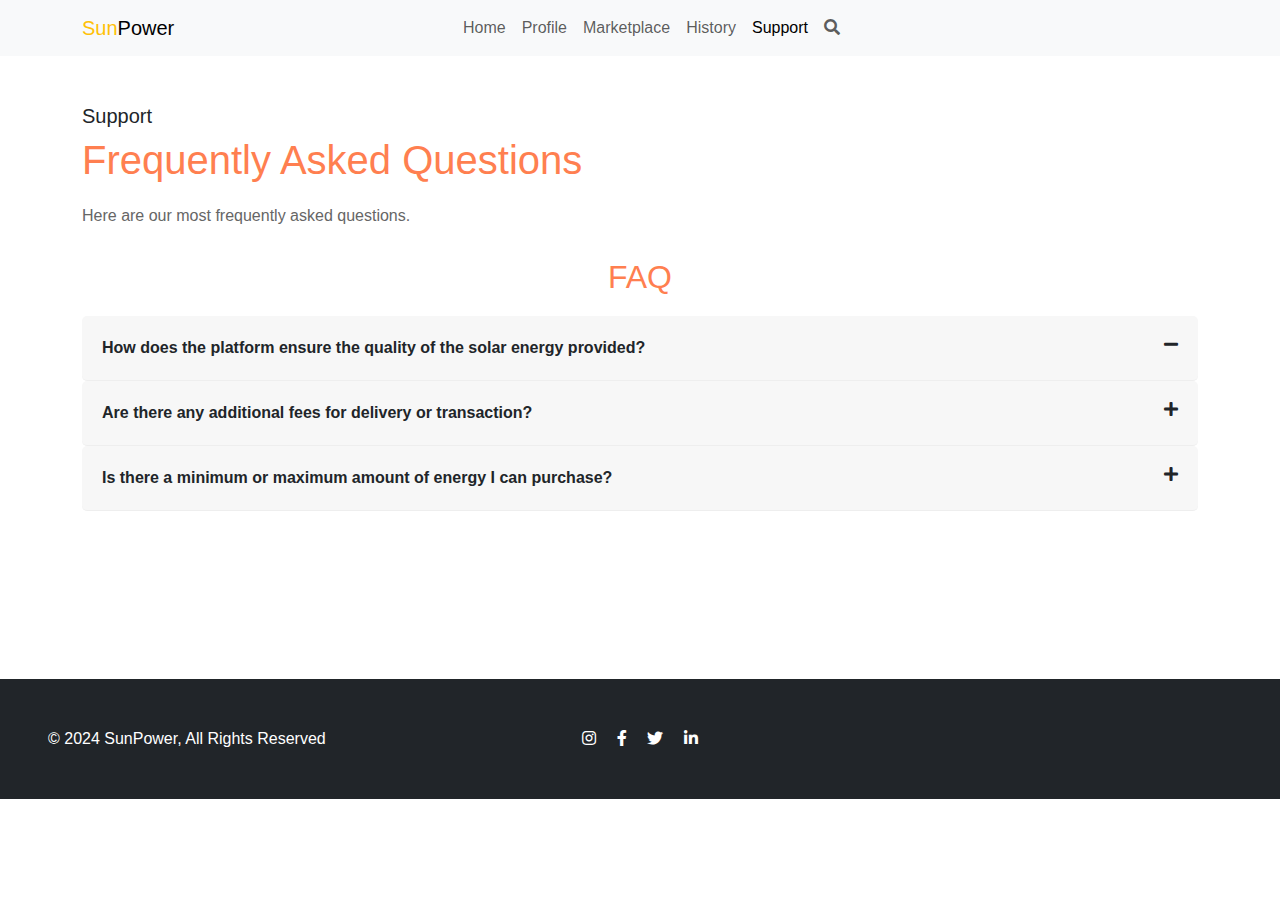
<file: Support.html>
<!DOCTYPE html>
<html lang="en">
  <head>
    <meta charset="UTF-8" />
    <meta name="viewport" content="width=device-width, initial-scale=1.0" />
    <title>SunPower - Support</title>
    <link
      href="https://cdn.jsdelivr.net/npm/bootstrap@5.3.0/dist/css/bootstrap.min.css"
      rel="stylesheet"
    />
    <link
      rel="stylesheet"
      href="https://cdnjs.cloudflare.com/ajax/libs/font-awesome/5.15.3/css/all.min.css"
    />
    <style>
      body {
        font-family: Arial, sans-serif;
      }
      .support-title {
        font-size: 20px;
      }
      #navbarNav {
        margin-right: 350px;
      }
      .faq-title {
        font-size: 2.5em;
        margin-bottom: 20px;
        color: coral;
      }
      .faq-description {
        color: #666;
        margin-bottom: 30px;
      }
      .faq-header {
        font-size: 2em;
        margin-bottom: 20px;
        text-align: center;
        color: coral;
      }
      .faq-item {
        border-bottom: 1px solid #eee;
        padding-right: 40px;
        border-radius: 5px;
        padding: 20px;
        background-color: rgb(247, 247, 247);
      }
      .faq-question {
        display: flex;
        justify-content: space-between;
        cursor: pointer;
        font-weight: bold;
      }
      .faq-answer {
        display: none;
        margin-top: 10px;
        color: #666;
      }
      .faq-question.active + .faq-answer {
        display: block;
      }
      .copy {
        position: absolute;
      }
      footer {
        position: relative;
        top: 120px;
      }

      .foot_footer {
        margin-left: 900px;
      }
    </style>
  </head>
  <body>
    <nav class="navbar navbar-expand-lg navbar-light bg-light">
      <div class="container">
        <a class="navbar-brand" href="index.html"
          ><span class="text-warning">Sun</span>Power</a
        >
        <button
          class="navbar-toggler"
          type="button"
          data-bs-toggle="collapse"
          data-bs-target="#navbarNav"
        >
          <span class="navbar-toggler-icon"></span>
        </button>
        <div class="collapse navbar-collapse" id="navbarNav">
          <ul class="navbar-nav ms-auto align-items-center">
            <li class="nav-item">
              <a class="nav-link" href="index.html">Home</a>
            </li>
            <li class="nav-item">
              <a class="nav-link" href="Profile.html">Profile</a>
            </li>
            <li class="nav-item">
              <a class="nav-link" href="Marketplace.html">Marketplace</a>
            </li>
            <li class="nav-item">
              <a class="nav-link" href="History.html">History</a>
            </li>
            <li class="nav-item">
              <a class="nav-link active" href="Support.html">Support</a>
            </li>
            <li class="nav-item">
              <a class="nav-link" href="#"><i class="fas fa-search"></i></a>
            </li>
          </ul>
        </div>
      </div>
    </nav>

    <div class="container mt-5">
      <h2 class="support-title">Support</h2>
      <h1 class="faq-title">Frequently Asked Questions</h1>
      <p class="faq-description">
        Here are our most frequently asked questions.
      </p>

      <div class="faq-section">
        <h2 class="faq-header">FAQ</h2>
        <div class="faq-item">
          <div class="faq-question" onclick="toggleAnswer(this)">
            How does the platform ensure the quality of the solar energy
            provided?
            <i class="fas fa-minus"></i>
          </div>
          <div class="faq-answer">
            All sellers on the platform are verified, and energy sources are
            inspected to ensure they meet the required standards for renewable
            energy.
          </div>
        </div>
        <div class="faq-item">
          <div class="faq-question" onclick="toggleAnswer(this)">
            Are there any additional fees for delivery or transaction?
            <i class="fas fa-plus"></i>
          </div>
          <div class="faq-answer">This is a placeholder for the answer.</div>
        </div>
        <div class="faq-item">
          <div class="faq-question" onclick="toggleAnswer(this)">
            Is there a minimum or maximum amount of energy I can purchase?
            <i class="fas fa-plus"></i>
          </div>
          <div class="faq-answer">This is a placeholder for the answer.</div>
        </div>
      </div>
    </div>

    <footer class="bg-dark text-white py-3 mt-4 text-center p-lg-5 mt-lg-5">
      <p class="copy">&copy; 2024 SunPower, All Rights Reserved</p>
      <div>
        <a href="#" class="text-white mx-2"><i class="fab fa-instagram"></i></a>
        <a href="#" class="text-white mx-2"
          ><i class="fab fa-facebook-f"></i
        ></a>
        <a href="#" class="text-white mx-2"><i class="fab fa-twitter"></i></a>
        <a href="#" class="text-white mx-2"
          ><i class="fab fa-linkedin-in"></i
        ></a>
      </div>
    </footer>

    <script src="https://cdn.jsdelivr.net/npm/bootstrap@5.3.0/dist/js/bootstrap.bundle.min.js"></script>
    <script>
      function toggleAnswer(element) {
        element.classList.toggle("active");
        let icon = element.querySelector("i");
        icon.classList.toggle("fa-plus");
        icon.classList.toggle("fa-minus");
      }
    </script>
  </body>
</html>
</file>
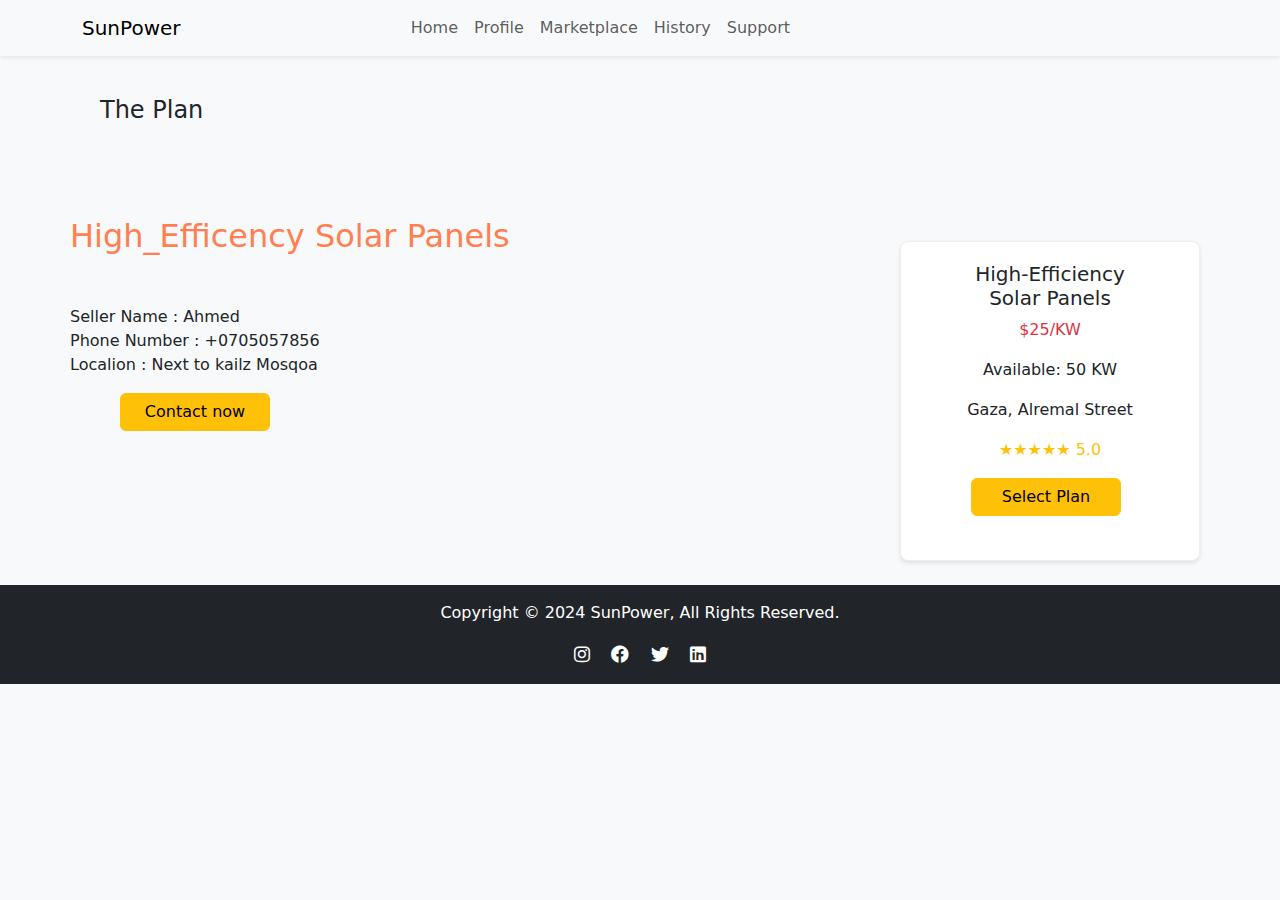
<file: the_plan.html>
<!DOCTYPE html>
<html lang="en">
  <head>
    <meta charset="UTF-8" />
    <meta name="viewport" content="width=device-width, initial-scale=1.0" />
    <title>SunPower Plan Details</title>
    <link
      href="https://cdn.jsdelivr.net/npm/bootstrap@5.3.0/dist/css/bootstrap.min.css"
      rel="stylesheet"
    />
    <link
      rel="stylesheet"
      href="https://cdnjs.cloudflare.com/ajax/libs/font-awesome/6.0.0/css/all.min.css"
      integrity="sha512-9usAa10IRO0HhonpyAIVpjrylPvoDwiPUiKdWk5t3PyolY1cOd4DSE0Ga+ri4AuTroPR5aQvXU9xC6qOPnzFeg=="
      crossorigin="anonymous"
      referrerpolicy="no-referrer"
    />
    <style>
      body {
        background-color: #f8f9fa;
      }
      .navbar {
        box-shadow: 0 0.125rem 0.25rem rgba(0, 0, 0, 0.075);
      }
      .card {
        width: 300px;
        height: 320px;
        text-align: center;
        position: relative;
        left: 900px;
        margin-top: 0px;
      }
      .stats-section {
        background-color: #fff9c4;
      }
      .social-links a {
        color: white !important;
        font-size: 18px; /* Reduced font size */
        margin: 0 8px;
      }
      .footer-links a {
        color: white !important;
        margin: 0 8px;
        font-size: 10px;
      }
      .product-card {
        border: 1px solid #eee;
        border-radius: 8px;
        padding: 20px;
        box-shadow: 0 2px 4px rgba(0, 0, 0, 0.1);
        margin-top: -190px; /* Add margin between cards */
        /* Set a minimum width for the cards */
      }
      #navbarNav {
        position: relative;
        right: 400px;
      }
      .footer {
        position: relative;
        top: 1000px;
      }
      .btn {
        width: 150px;
        margin-left: 50px;
      }
      h2 {
        color: coral;
        margin-left: 70px;
        margin-top: 60px;
      }
      h4 {
        margin-left: 100px;
        margin-top: 40px;
      }
      .Name {
        margin-left: 70px;
        margin-top: 50px;
      }
    </style>
  </head>
  <body>
    <nav class="navbar navbar-expand-lg navbar-light bg-light">
      <div class="container">
        <a class="navbar-brand" href="#"> <span class="Sun">Sun</span>Power</a>
        <button
          class="navbar-toggler"
          type="button"
          data-bs-toggle="collapse"
          data-bs-target="#navbarNav"
        >
          <span class="navbar-toggler-icon"></span>
        </button>
        <div class="collapse navbar-collapse" id="navbarNav">
          <ul class="navbar-nav ms-auto">
            <li class="nav-item">
              <a class="nav-link" href="index.html">Home</a>
            </li>
            <li class="nav-item">
              <a class="nav-link" href="Profile.html">Profile</a>
            </li>
            <li class="nav-item">
              <a class="nav-link" href="Marketplace.html">Marketplace</a>
            </li>
            <li class="nav-item">
              <a class="nav-link" href="History.html">History</a>
            </li>
            <li class="nav-item">
              <a class="nav-link" href="Support.html">Support</a>
            </li>
          </ul>
        </div>
      </div>
    </nav>
    <div>
      <h4>The Plan</h4>

      <br />
      <h2>High_Efficency Solar Panels</h2>
      <div class="Name">
        <p>
          Seller Name : <span>Ahmed</span> <br />
          Phone Number : <span> +0705057856</span> <br />
          Localion : <span> Next to kailz Mosqoa</span>
        </p>
        <button class="btn btn-warning">Contact now</button>
      </div>
    </div>

    <div class="card product-card">
      <h5>
        High-Efficiency<br />
        Solar Panels
      </h5>
      <p class="text-danger">$25/KW</p>
      <p>Available: 50 KW</p>
      <p>Gaza, Alremal Street</p>
      <p class="text-warning">★★★★★ 5.0</p>
      <button class="btn btn-warning">Select Plan</button>
    </div>

    <footer class="bg-dark text-white py-3 text-center mt-4">
      <p>Copyright © 2024 SunPower, All Rights Reserved.</p>
      <div class="social-links">
        <a href="#"><i class="fab fa-instagram"></i></a>
        <a href="#"><i class="fab fa-facebook"></i></a>
        <a href="#"><i class="fab fa-twitter"></i></a>
        <a href="#"><i class="fab fa-linkedin"></i></a>
      </div>
    </footer>

    <script src="https://cdn.jsdelivr.net/npm/bootstrap@5.3.0/dist/js/bootstrap.bundle.min.js"></script>
  </body>
</html>
</file>
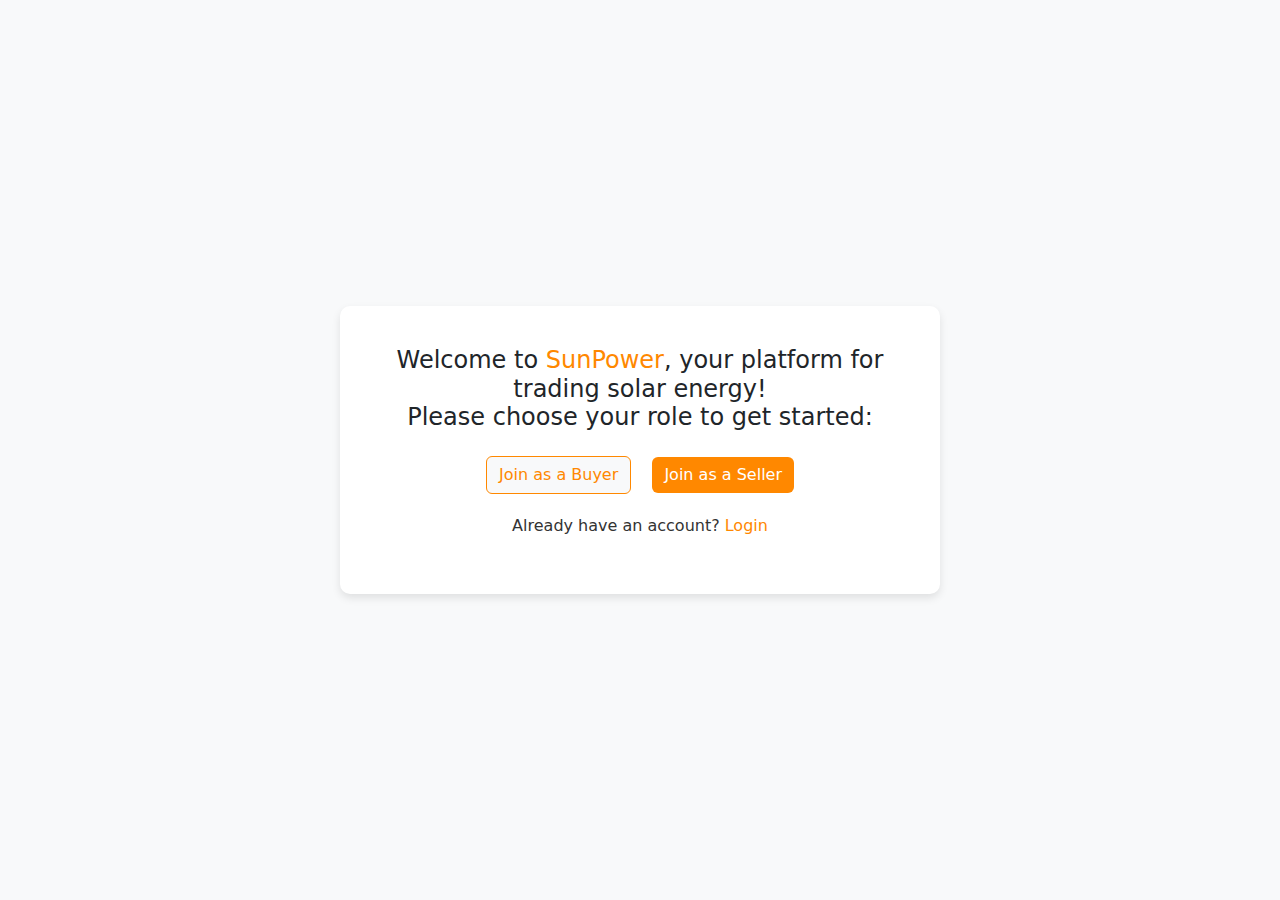
<file: Welcome.html>
<!DOCTYPE html>
<html lang="en">
<head>
    <meta charset="UTF-8">
    <meta name="viewport" content="width=device-width, initial-scale=1.0">
    <title>SunPower - Choose Your Role</title>
    <link href="https://cdn.jsdelivr.net/npm/bootstrap@5.3.0/dist/css/bootstrap.min.css" rel="stylesheet">
    <style>
        body {
            background-color: #f8f9fa;
            display: flex;
            justify-content: center;
            align-items: center;
            min-height: 100vh;
            margin: 0;
        }
        .container {
            width: 80%;
            max-width: 600px;
            background-color: #fff;
            padding: 40px;
            border-radius: 10px;
            box-shadow: 0 4px 8px rgba(0, 0, 0, 0.1);
            text-align: center;
        }
        .btn-buyer {
            background-color: #f8f9fa;
            color: #ff8800;
            border: 1px solid #ff8800;
        }
        .btn-seller {
            background-color: #ff8800;
            color: white;
            border: none;
        }
        .btn-buyer:hover, .btn-seller:hover {
            opacity: 0.9;
        }
        .login-container {
            display: flex; /* استخدام flexbox لترتيب العناصر في سطر واحد */
            justify-content: center; /* توسيط العناصر أفقيًا */
            align-items: center; /* توسيط العناصر رأسيًا */
            margin-top: 20px;
        }
        .login-text {
            color: #333;
            margin-right: 5px; /* إضافة مسافة بين النص والرابط */
        }
        .login-link {
            color: #ff8800;
            text-decoration: none;
            margin-top: -17px;
        }
        .login-link:hover {
            text-decoration: underline;
        }
        #SunPower{
            color: #ff8800;
        }
    </style>
</head>
<body>
    <div class="container">
        <h4>Welcome to <span id="SunPower">SunPower</span>, your platform for trading solar energy!<br> Please choose your role to get started:</h4>
        <div class="mt-4">
            <a href="Buyer_account.html" class="btn btn-buyer me-3">Join as a Buyer</a>
            <a href="Seller_account.html" class="btn btn-seller">Join as a Seller</a>
        </div>
        <div class="login-container">
            <p class="login-text">Already have an account?</p>
            <a href="login.html" class="login-link">Login</a>
        </div>
    </div>
    <script src="https://cdn.jsdelivr.net/npm/bootstrap@5.3.0/dist/js/bootstrap.bundle.min.js"></script>
</body>
</html>
</file>
<file: style.css>
header {
    background-image: linear-gradient(rgba(0, 0, 0, 0.3), rgba(0, 0, 0, 0.3)), url('img/1.jpeg');
    background-size: cover;
    background-position: center;
    background-attachment: fixed;
    width: 100%;
    height: 90vh;
    text-align: left;
    position: relative;
}

.container1 {
    background-color: #222;
    padding: 60px;
    border-radius: 10px;
    text-align: center;
    margin-top: 100px;
}

   

h1 {
    color: white;
    font-size: 64px;
    font-family: Inter;
    position: absolute;
    top: 300px;
    left: 100px;
}


span {
    color: #FFA500;
}

h2 {
    color: white;
}
.navbar-nav{
    margin-left: 300px;
}

.container2 {
    background-color: #000000;
    width: 100%;
    max-width: 900px; 
    margin: 100px auto; 
    text-align: center;
    font-family: 'Gill Sans', 'Gill Sans MT', Calibri, 'Trebuchet MS', sans-serif;
    font-size: 20px;
    padding: 30px;
    border-radius: 10px;
    box-shadow: 0 4px 8px rgba(0, 0, 0, 0.1);
    display: flex;
    align-items: flex-start;
}

#icn {
    width: 150px;
    height: auto;
    margin-right: 20px;
    border-radius: 20px;
    position: relative;
    left: -6px;
    top: -14px;
}


.text {
    font-size: 1.3em;
    line-height: 1.6;
    color: #333;
    width: 570px;
}

.footer {
    position: relative;
    width: 100%;
    margin-top: 50px;
}

.copy {
    position: absolute;
}


.social-icons a {
    color: #FFA500;
    font-size: 1.5rem;
}

.links a {
    color: white;
    text-decoration: none;
}

.links a:hover {
    text-decoration: underline;
}

.box1 {
    width: 100%;
    height: 200px;
    background-color: #FFA500;
}
.A{
    color: white;
}
.celcol {
    background-color: #ffffff;
    width: 130px;
    height: 130px;
    border-radius: 50%;
    position: absolute;
    top: 200px;
    left: 150px;
}

.man {
    width: 100px;
    height: 100px;
    border-radius: 50%;
    position: absolute;
    left: 15px;
    top: 10px;
}

.name {
    position: absolute;
    margin-top: 80px;
    margin-left: 130px;
}

.two-bot {
    margin-left: 250px;
    margin-top: -120px;
}

.box-1 {
    background-color: #ffe9bf;
    width: 200px;
    height: 100px;
    margin-left: 550px;
    margin-top: -50px;
    border-radius: 12px;
    font-size: 15px;
    font-family: 'Lucida Sans', 'Lucida Sans Regular', 'Lucida Grande', 'Lucida Sans Unicode', Geneva, Verdana, sans-serif;
    font-weight: 500;
    text-align: center;
    position: absolute;
}

.p1 {
    position: relative;
    top: 15px;
}

.messga {
    width: 150px;
    height: 150px;
    margin-top: 80px;
    margin-left: 600px;
}

#email {
    color: #ff8800;
    font-family: 'Lucida Sans', 'Lucida Sans Regular', 'Lucida Grande', 'Lucida Sans Unicode', Geneva, Verdana, sans-serif;
    font-size: 32px;
    margin-left: 350px;
}

.emails {
    margin-top: 110px;
    margin-left: 400px;
}

.email {
    color: #222;
    font-weight: 600;
    font-size: 17px;
}

.Resend_Code {
    margin-left: 400px;
    margin-top: 100px;
    background-color: #f0f0f0;
    padding: 10px;
    width: 500px;
    text-align: center;
    border-radius: 10px;
}

.emails2 {
    margin-top: 10px;
}

.welcome {
    width: 600px;
    font-size: 25px;
    font-weight: 600;
    position: relative;
    top: 100px;
    left: 300px;
}

.welcome_bg {
    background-color: #f5f5f5;
    width: 100%; /* تعديل لتجاوب العرض */
    max-width: 1000px; /* تحديد عرض أقصى */
    height: auto; /* تعديل لتجاوب الارتفاع */
    margin: 100px auto; /* توسيط الحاوية */
    border-radius: 20px;
    padding: 20px; /* إضافة تباعد داخلي */
}

.twwo {
    margin: 200px auto; /* توسيط العنصر */
    max-width: 600px; /* تحديد عرض أقصى */
}

.Already {
    margin-top: 70px;
    margin-left: 40px;
    font-size: 15px;
}

.separator {
    display: flex;
    align-items: center;
    justify-content: center;
    margin-top: 20px;
}

.separator .line {
    flex-grow: 1;
    height: 1px;
    background-color: #ccc;
    margin: 0 10px;
}
</file>
